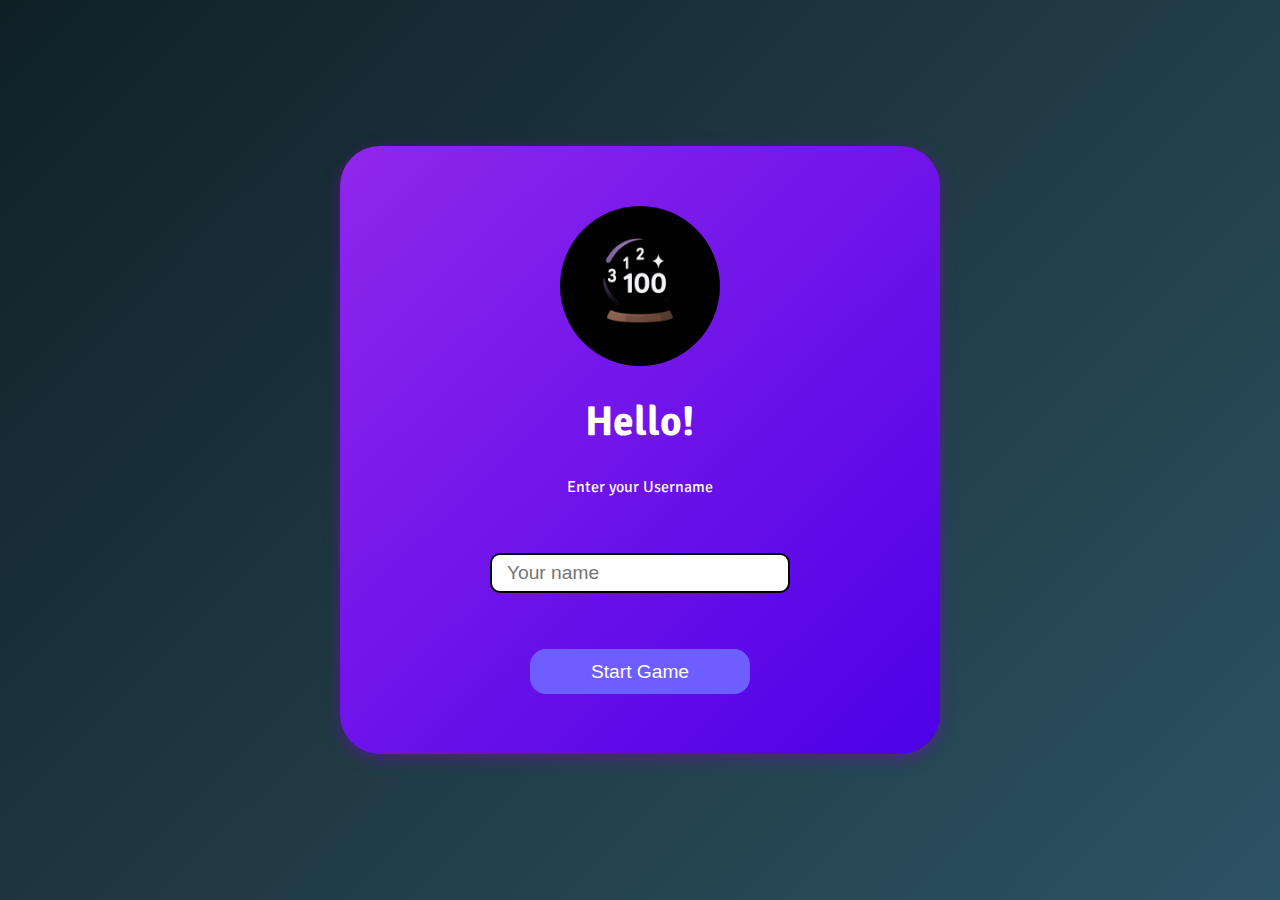
<file: index.html>
<!DOCTYPE html>
<html lang="en">
<head>
    <meta charset="UTF-8">
    <meta name="viewport" content="width=device-width, initial-scale=1.0">
    <title>NumberGuessing</title>
    <link rel="stylesheet" href="style.css">
</head>
<body>
        <main>
            <img src="logo1.jpg" alt="logo1">
    <h1 id="h12">Hello!</h1><br>
    <label for="username">Enter your Username</label><br><br>
    <input type="text" id="po2" placeholder=" Your name " required style="padding: 10px; border-radius: 10px; "><br><br>
    <!-- <a href="main.html" ></a> -->
    <button onclick="startGame()"style="padding: 6px;">Start Game</button>

    
   
</main>

    
        <script>
    function startGame() {
      let name = document.getElementById("po2").value;
      if(name.trim() !== ""){
        localStorage.setItem("playerName", name);
        window.location.href = "main.html";
      } else {
        alert("Please enter a name first!");
      }
    }
  </script>

</body>
</html>
</file>
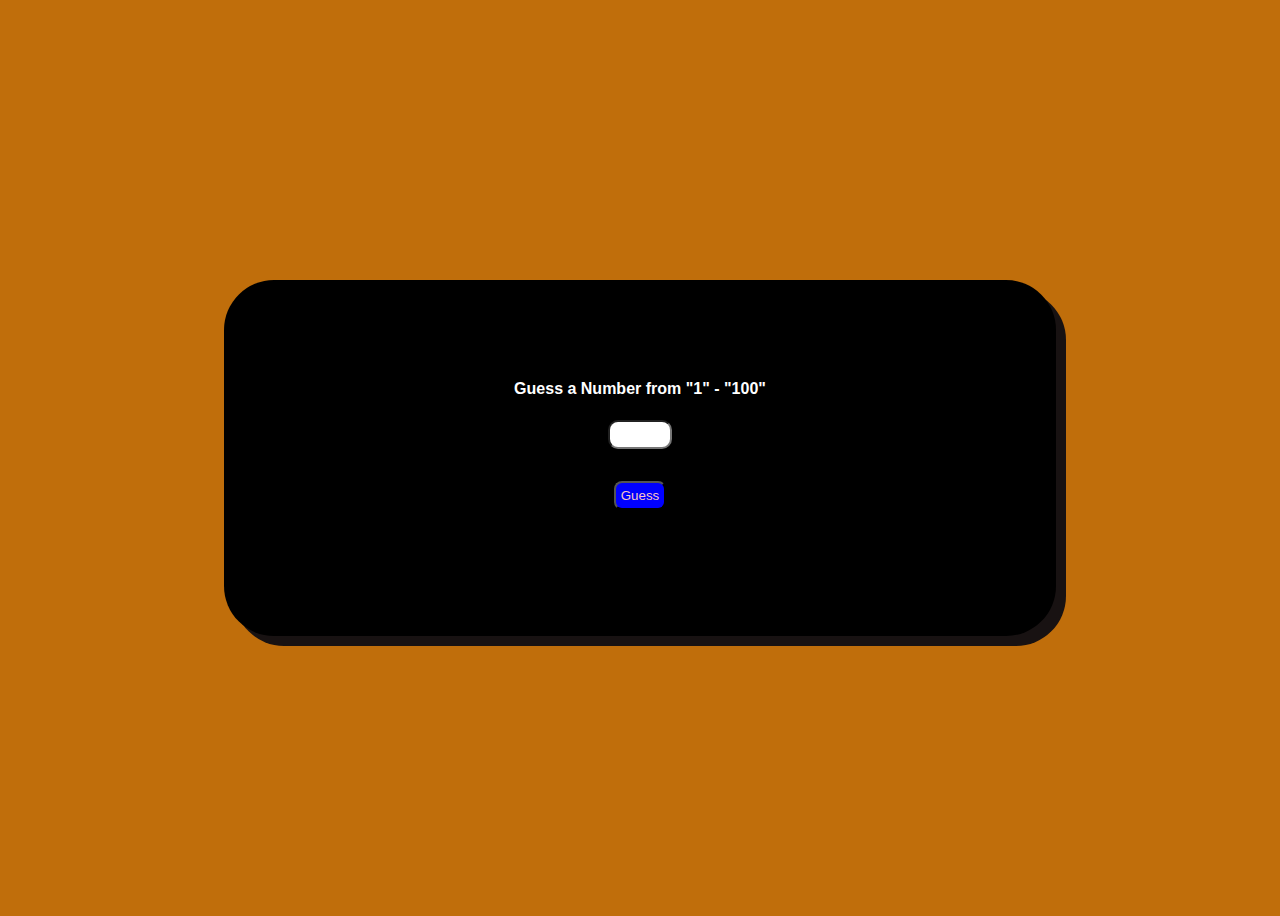
<file: my first js projects/index.html>
<!DOCTYPE html>
<html lang="en">
<head>
    <meta charset="UTF-8">
    <meta name="viewport" content="width=device-width, initial-scale=1.0">
    <title>NumberGuessing</title>
    <link rel="stylesheet" href="style.css">
</head>
<body>
        <main>
    <label for="input"> Guess a Number from "1" - "100" </label><br><br>
    <input type="text" id="po1" style="width: 50px; padding: 5px; margin: 4px; cursor: pointer; border-radius: 10px;"><br><br>
    <button id="guess">Guess</button>

<p id="errormessage"></p>
    <p id="po2ans"></p>
    
   
</main>

    <script src="index.js"></script>
</body>
</html>
</file>
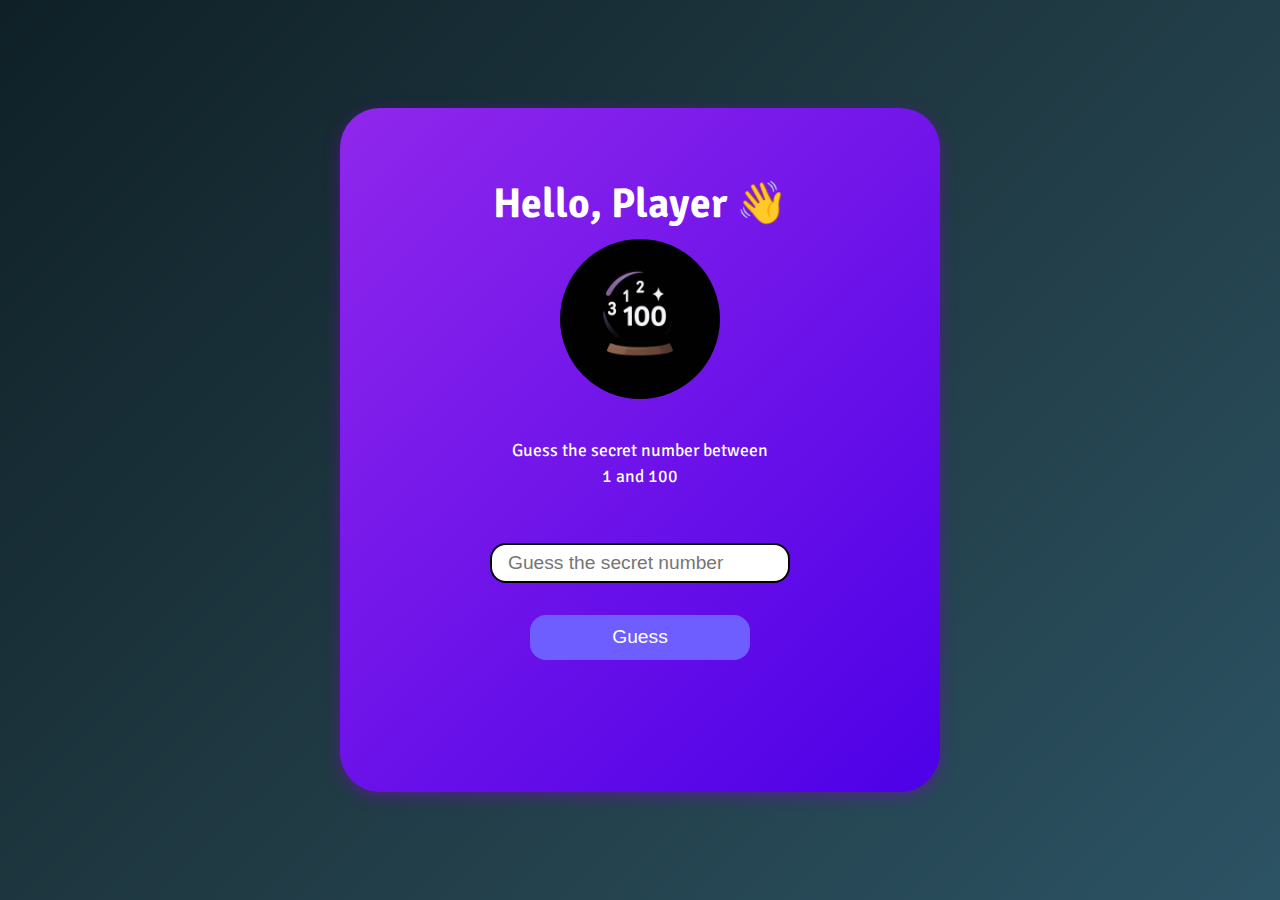
<file: main.html>
<!DOCTYPE html>
<html lang="en">
  <head>
    <meta charset="UTF-8" />
    <meta name="viewport" content="width=device-width, initial-scale=1.0" />
    <title>NumberGuessing</title>
    <link rel="stylesheet" href="style.css" />
  </head>
  <body>
    <main>
      <h1 id="wlc-name-header"></h1>
      <img src="images/game-logo.jpg" alt="images/game-logo" />
      <p for="input" id="game-main-header">
        Guess the secret number between
        <br />
        1 and 100
      </p>
      <br />
      <input
        type="text"
        id="input-guess"
        placeholder="Guess the secret number"
        autocomplete="off"
      /><br /><br />
      <button id="btn-guess">Guess</button>

      <p id="error-msg"></p>
      <p id="note-msg"></p>
      <audio id="winning-sound" src="sounds/winning-sound.wav"></audio>
    </main>

    <script src="index.js"></script>
  </body>
</html>
</file>
<file: style.css>
@import url('https://fonts.googleapis.com/css2?family=Poppins:wght@300;400;500;600&family=Signika+Negative:wght@400;600&display=swap');

* {
  box-sizing: border-box;
}

body {
  display: flex;
  justify-content: center;
  align-items: center;
  min-height: 100vh;
  background: linear-gradient(135deg, #0f2027, #203a43, #2c5364);
  margin: 0;
  font-family: 'Signika Negative', sans-serif, serif;
  padding: 40px 20px;
  overflow-y: auto;
}

/* ---------- Main Container ---------- */
main {
  background: linear-gradient(136deg, #9027ec, #4d00e7);
  box-shadow: 0 4px 15px rgba(106, 13, 173, 0.6);
  border-radius: 32px;
  color: white;
  width: 100%;
  max-width: 420px;
  padding: 40px 30px;
  text-align: center;
  display: flex;
  justify-content: center;
  align-items: center;
  flex-direction: column;
  transition: all 0.3s ease;
}

/* ---------- Elements ---------- */
img {
  width: 120px;
  height: 120px;
  border-radius: 50%;
  margin-bottom: 20px;
  object-fit: cover;
}

h1 {
  margin: 10px 0;
  font-size: 2rem;
}

#label-game-username {
  font-size: 1.2rem;
  margin-top: 8px;
}

input {
  width: 90%;
  max-width: 300px;
  height: 40px;
  padding: 10px 16px;
  border-radius: 16px;
  border: 2px solid black;
  margin: 16px 0;
  font-size: 1rem;
  transition: all 0.3s ease-in-out;
}

input:focus {
  outline: none;
  border: 2px solid white;
  background-color: rgba(255, 255, 255, 0.1);
  color: white;
}

input:focus::placeholder {
  color: #c9a8ff;
}

button {
  width: 60%;
  max-width: 220px;
  height: 45px;
  padding: 10px 16px;
  border-radius: 16px;
  border: none;
  cursor: pointer;
  background-color: #6e5eff;
  color: white;
  font-size: 1rem;
  transition: 0.2s;
}

button:hover {
  background-color: #8b7eff;
  transform: scale(1.05);
}

#error-msg {
  padding: 10px;
  margin: 10px;
  font-weight: 600;
  font-size: 1rem;
}

#game-main-header {
  font-size: 1.1rem;
  line-height: 1.5;
}

#btn-guess {
  margin-top: -24px;
}

#note-msg-red {
  color: #00ff40;
  font-weight: bolder;
}

#input-guess:disabled {
  cursor: not-allowed;
}

.btn-disabled {
  pointer-events: none !important;
  cursor: not-allowed !important;
  opacity: 0.5 !important;
  transition: none !important;
}

@media (min-width: 1025px) {
  main {
    max-width: 450px;
    padding: 50px 40px;
  }

  h1 {
    font-size: 2.2rem;
  }

  input,
  button {
    font-size: 1.05rem;
  }
}

@media (min-width: 600px) and (max-width: 1024px) {
  body {
    padding: 60px 30px;
  }

  main {
    max-width: 500px;
    padding: 50px 40px;
    border-radius: 36px;
  }

  img {
    width: 140px;
    height: 140px;
  }

  h1 {
    font-size: 2.4rem;
  }

  #label-game-username,
  #game-main-header {
    font-size: 1.3rem;
  }

  input {
    width: 85%;
    height: 48px;
    font-size: 1.1rem;
  }

  button {
    width: 65%;
    height: 50px;
    font-size: 1.1rem;
  }
}

@media (min-width: 1024px) and (max-width: 1366px) {
  body {
    padding: 80px 40px;
    overflow: none;
  }

  main {
    max-width: 600px;
    padding: 60px 50px;
    border-radius: 40px;
  }

  h1 {
    font-size: 2.6rem;
  }

  input,
  button {
    font-size: 1.2rem;
  }

  img {
    width: 160px;
    height: 160px;
  }
}

/* ---------- PHONES ---------- */
@media (max-width: 599px) {
  main {
    padding: 30px 20px;
    border-radius: 24px;
  }

  img {
    width: 100px;
    height: 100px;
  }

  h1 {
    font-size: 1.8rem;
  }

  button {
    width: 70%;
    font-size: 0.95rem;
  }

  input {
    width: 100%;
    font-size: 0.95rem;
  }

  #label-game-username,
  #game-main-header {
    font-size: 1rem;
  }
}

@media (max-width: 260px), (max-height: 340px) {
  body {
    padding: 10px;
    overflow-y: auto;
  }

  main {
    width: 100%;
    padding: 15px 10px;
    border-radius: 18px;
    box-shadow: none;
    max-width: none;
  }

  img {
    width: 60px;
    height: 60px;
    margin-bottom: 10px;
  }

  h1 {
    font-size: 1rem;
    margin: 5px 0;
  }

  #label-game-username,
  #game-main-header {
    font-size: 0.8rem;
    line-height: 1.2;
  }

  input {
    width: 100%;
    height: 28px;
    font-size: 0.8rem;
    padding: 6px 8px;
    margin: 8px 0;
    border-radius: 10px;
  }

  button {
    width: 80%;
    height: 32px;
    font-size: 0.8rem;
    border-radius: 10px;
    padding: 6px;
  }

  #error-msg {
    font-size: 0.75rem;
    margin: 5px 0;
  }

  body {
    background: #1e2b33;
  }
}
</file>
<file: my first js projects/style.css>
body{
    display: flex;
    justify-content: center;
    align-items: center;
    height: 100vh;
    font-family: Verdana, Geneva, Tahoma, sans-serif;
    font-weight: 800;
    background-color: rgb(192, 110, 11);
}
main{
    background-color: black;
    box-shadow: 10px 10px rgb(24, 18, 18);
    border-radius: 50px;
    color: white;
    width: 50%;
    padding: 100px;
    margin: 30px;
    text-align: center;
}
button{
    background-color: blue;
    color: rgb(250, 197, 197);
    padding: 5px;
    margin: 10px;
    border-radius: 8px;
}
#errormessage{
    color: red;
}
</file>
